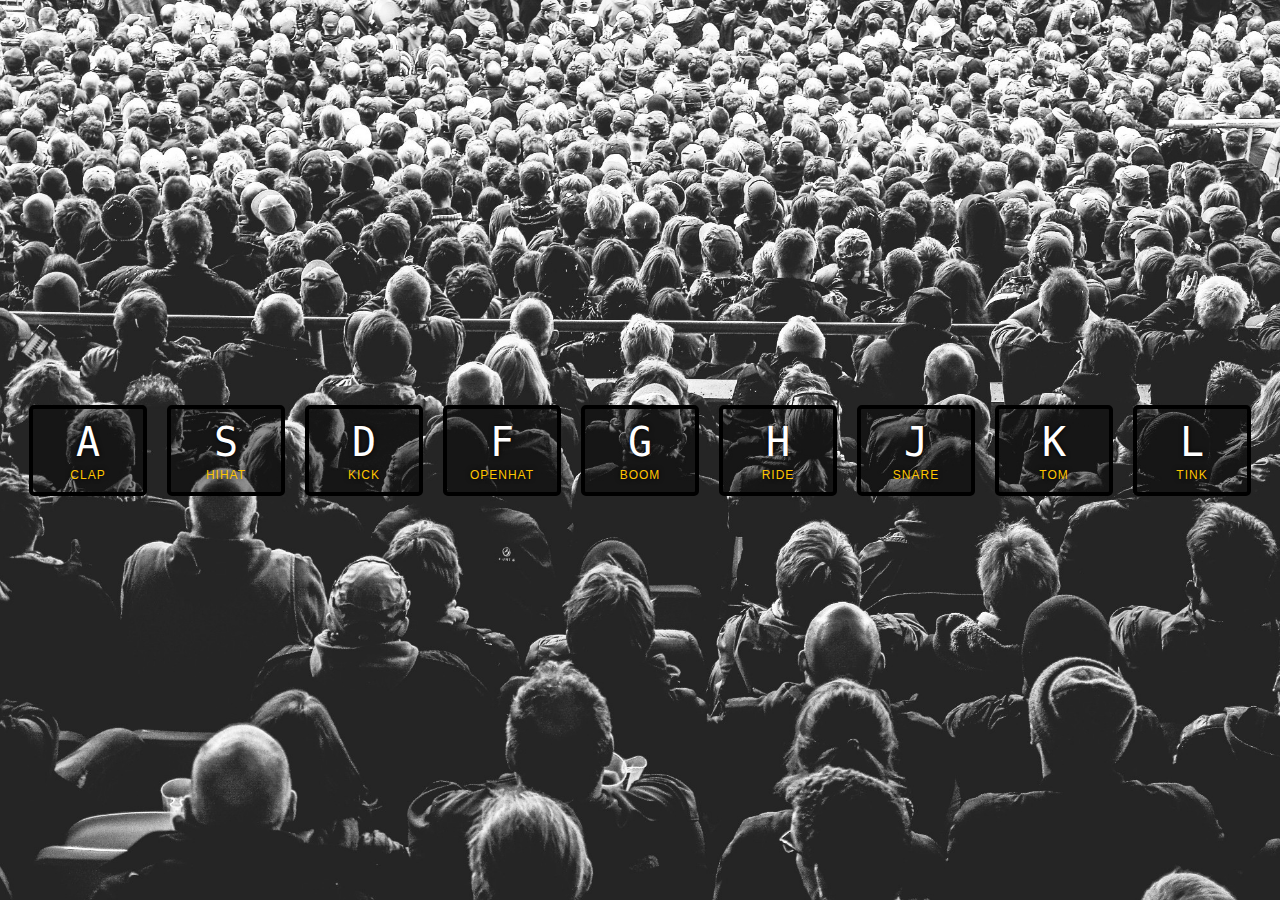
<file: 01-JS Drum Kit/index.html>
<!DOCTYPE html>
<html lang="en">
<head>
  <meta charset="UTF-8">
  <title>JS Drum Kit</title>
  <link rel="stylesheet" href="style.css">
  <link rel="icon" href="https://fav.farm/🔥" />
</head>
<body>


  <div class="keys">
    <div data-key="65" class="key">
      <kbd>A</kbd>
      <span class="sound">clap</span>
    </div>
    <div data-key="83" class="key">
      <kbd>S</kbd>
      <span class="sound">hihat</span>
    </div>
    <div data-key="68" class="key">
      <kbd>D</kbd>
      <span class="sound">kick</span>
    </div>
    <div data-key="70" class="key">
      <kbd>F</kbd>
      <span class="sound">openhat</span>
    </div>
    <div data-key="71" class="key">
      <kbd>G</kbd>
      <span class="sound">boom</span>
    </div>
    <div data-key="72" class="key">
      <kbd>H</kbd>
      <span class="sound">ride</span>
    </div>
    <div data-key="74" class="key">
      <kbd>J</kbd>
      <span class="sound">snare</span>
    </div>
    <div data-key="75" class="key">
      <kbd>K</kbd>
      <span class="sound">tom</span>
    </div>
    <div data-key="76" class="key">
      <kbd>L</kbd>
      <span class="sound">tink</span>
    </div>
  </div>

  <audio data-key="65" src="sounds/clap.wav"></audio>
  <audio data-key="83" src="sounds/hihat.wav"></audio>
  <audio data-key="68" src="sounds/kick.wav"></audio>
  <audio data-key="70" src="sounds/openhat.wav"></audio>
  <audio data-key="71" src="sounds/boom.wav"></audio>
  <audio data-key="72" src="sounds/ride.wav"></audio>
  <audio data-key="74" src="sounds/snare.wav"></audio>
  <audio data-key="75" src="sounds/tom.wav"></audio>
  <audio data-key="76" src="sounds/tink.wav"></audio>

<script>

  // play sound
  function playSound(event) {

    //selectors
    const audio = document.querySelector(`audio[data-key="${event.keyCode}"]`);
    const key = document.querySelector(`.key[data-key="${event.keyCode}"]`);

    if(!audio) return; // stops the fxn from running

    // playsound associated with key
    audio.currentTime = 0;// rewind to start if a key is repeatedly pressed
    audio.play();

    // update key styling when playing
    key.classList.add('playing');
  }; 


  // transition end event; remove class after new key is pressed
  function removeTransition(event) {
    if (event.propertyName !== 'transform') return; 
    this.classList.remove('playing'); //this will remove the class playing once transform time is completed
    // console.log(this) = is whatever was called against it so in our case the actual key
  }


  // select all keys and for each key, listen for event end
  const keys = document.querySelectorAll('.key');
  keys.forEach(key => key.addEventListener('transitionend', removeTransition));
  // event listener when a key is pressed
  window.addEventListener('keydown', playSound);

</script>


</body>
</html>
</file>
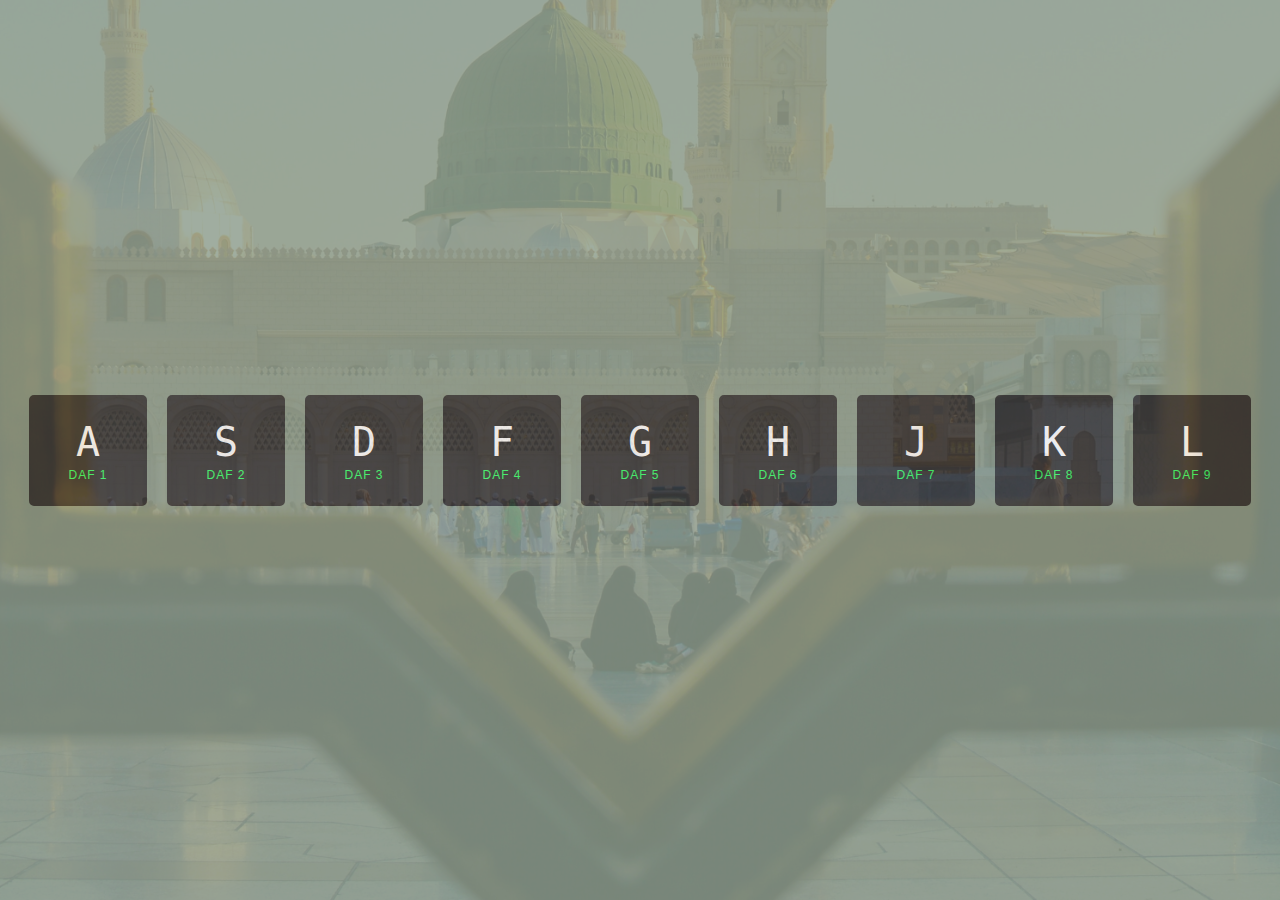
<file: 01-JS DuffKit/index.html>
<!DOCTYPE html>
<html lang="en">
<head>
  <meta charset="UTF-8">
  <title>JS Duff Kit</title>
  <link rel="stylesheet" href="style.css">
  <link rel="icon" href="https://fav.farm/🔥" />
</head>
<body>


  <div class="keys">
    <div data-key="65" class="key">
      <kbd>A</kbd>
      <span class="sound">Daf 1</span>
    </div>
    <div data-key="83" class="key">
      <kbd>S</kbd>
      <span class="sound">Daf 2</span>
    </div>
    <div data-key="68" class="key">
      <kbd>D</kbd>
      <span class="sound">Daf 3</span>
    </div>
    <div data-key="70" class="key">
      <kbd>F</kbd>
      <span class="sound">Daf 4</span>
    </div>
    <div data-key="71" class="key">
      <kbd>G</kbd>
      <span class="sound">Daf 5</span>
    </div>
    <div data-key="72" class="key">
      <kbd>H</kbd>
      <span class="sound">Daf 6</span>
    </div>
    <div data-key="74" class="key">
      <kbd>J</kbd>
      <span class="sound">Daf 7</span>
    </div>
    <div data-key="75" class="key">
      <kbd>K</kbd>
      <span class="sound">Daf 8</span>
    </div>
    <div data-key="76" class="key">
      <kbd>L</kbd>
      <span class="sound">Daf 9</span>
    </div>
  </div>
  
  <audio data-key="65" src="./sounds/duff1-js.wav"></audio>
  <audio data-key="83" src="./sounds/duff2-js.wav"></audio>
  <audio data-key="68" src="./sounds/duff6-js.wav"></audio>
  <audio data-key="70" src="./sounds/duff4-js.wav"></audio>
  <audio data-key="71" src="./sounds/duff5-js.wav"></audio>
  <audio data-key="72" src="./sounds/duff5a-js.wav"></audio>
  <audio data-key="74" src="./sounds/duff5b-js.wav"></audio>
  <audio data-key="75" src="./sounds/duff3-js.wav"></audio>
  <audio data-key="76" src="./sounds/duff8a-js.wav"></audio>

<script>

  // play sound
  function playSound(event) {

    //selectors
    const audio = document.querySelector(`audio[data-key="${event.keyCode}"]`);
    const key = document.querySelector(`.key[data-key="${event.keyCode}"]`);

    if(!audio) return; // stops the fxn from running

    // playsound associated with key
    audio.currentTime = 0;// rewind to start if a key is repeatedly pressed
    audio.play();

    // update key styling when playing
    key.classList.add('playing');
  }; 


  // transition end event; remove class after new key is pressed
  function removeTransition(event) {
    if (event.propertyName !== 'transform') return; 
    this.classList.remove('playing'); //this will remove the class playing once transform time is completed
    // console.log(this) = is whatever was called against it so in our case the actual key
  }


  // select all keys and for each key, listen for event end
  const keys = document.querySelectorAll('.key');
  keys.forEach(key => key.addEventListener('transitionend', removeTransition));
  // event listener when a key is pressed
  window.addEventListener('keydown', playSound);

</script>


</body>
</html>
</file>
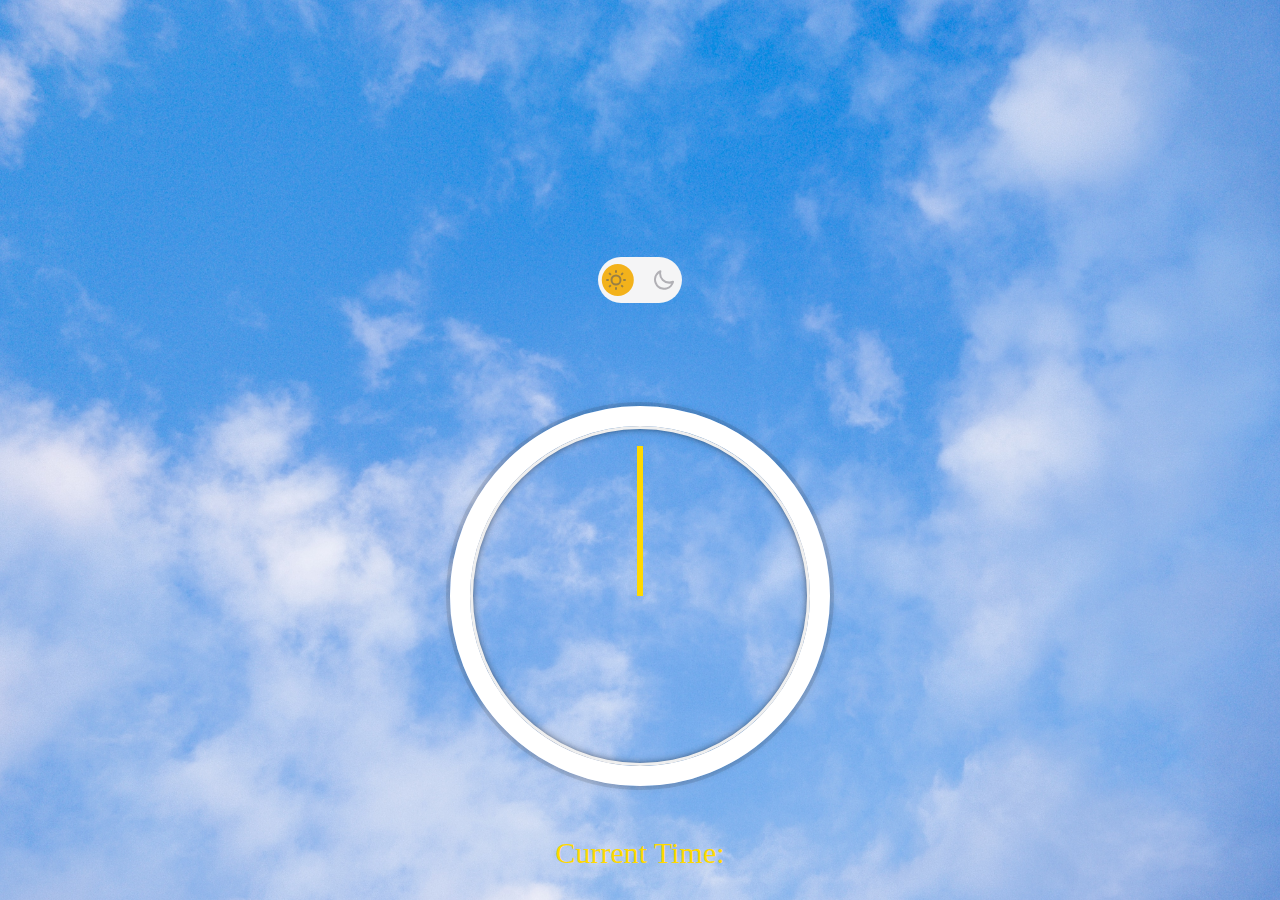
<file: 02-JS and CSS Clock/index.html>
<!DOCTYPE html>
<html lang="en" data-theme="light">
<head>
  <meta charset="UTF-8">
  <title>JS + CSS Clock</title>
  <link rel="icon" href="https://fav.farm/🔥" />
  <link rel="stylesheet" href="styles.css">
</head>
<body>

  <header>
    <div id="theme-switcher">
      <svg xmlns="http://www.w3.org/2000/svg" viewBox="0 0 24 24" fill="none" id="sun-icon"><path d="M5,12a1,1,0,0,0-1-1H3a1,1,0,0,0,0,2H4A1,1,0,0,0,5,12ZM5.64,17l-.71.71a1,1,0,0,0,0,1.41,1,1,0,0,0,1.41,0l.71-.71A1,1,0,0,0,5.64,17ZM12,5a1,1,0,0,0,1-1V3a1,1,0,0,0-2,0V4A1,1,0,0,0,12,5Zm5.66,2.34a1,1,0,0,0,.7-.29l.71-.71a1,1,0,1,0-1.41-1.41L17,5.64a1,1,0,0,0,0,1.41A1,1,0,0,0,17.66,7.34Zm-12-.29a1,1,0,0,0,.7.29,1,1,0,0,0,.71-.29,1,1,0,0,0,0-1.41l-.71-.71A1,1,0,0,0,4.93,6.34ZM21,11H20a1,1,0,0,0,0,2h1a1,1,0,0,0,0-2ZM18.36,17A1,1,0,0,0,17,18.36l.71.71a1,1,0,0,0,1.41,0,1,1,0,0,0,0-1.41ZM12,6.5A5.5,5.5,0,1,0,17.5,12,5.51,5.51,0,0,0,12,6.5Zm0,9A3.5,3.5,0,1,1,15.5,12,3.5,3.5,0,0,1,12,15.5ZM12,19a1,1,0,0,0-1,1v1a1,1,0,0,0,2,0V20A1,1,0,0,0,12,19Z"></path></svg>
      <svg xmlns="http://www.w3.org/2000/svg" viewBox="0 0 24 24" fill="none" id="moon-icon"><path d="M21.64,13a1,1,0,0,0-1.05-.14,8.05,8.05,0,0,1-3.37.73A8.15,8.15,0,0,1,9.08,5.49a8.59,8.59,0,0,1,.25-2A1,1,0,0,0,8,2.36,10.14,10.14,0,1,0,22,14.05,1,1,0,0,0,21.64,13Zm-9.5,6.69A8.14,8.14,0,0,1,7.08,5.22v.27A10.15,10.15,0,0,0,17.22,15.63a9.79,9.79,0,0,0,2.1-.22A8.11,8.11,0,0,1,12.14,19.73Z"></path></svg>
    </div>
  </header>

  <div class="time">
    <div class="clock">
      <div class="clock-face">
        <div class="hand hour-hand"></div>
        <div class="hand min-hand"></div>
        <div class="hand second-hand"></div>
      </div>
    </div>

    <p>Current Time: <span id="current-time"></span></p>
  </div>

  <script>
    // selectors
    // second hand
    const secondHand = document.querySelector('.second-hand');
    // minute hand
    const minHand = document.querySelector('.min-hand');
    //hour hand
    const hourHand = document.querySelector('.hour-hand');

    //create function for second hand
    function setDate() {
      // grab date
      const now = new Date();

      // grab the seconds
      const seconds = now.getSeconds();
      const secondsDegrees = ((seconds / 60) * 360) + 90;
      secondHand.style.transform = `rotate(${secondsDegrees}deg)`;

      // grab the minutes and figure out degrees
      const mins = now.getMinutes();
      const minsDegrees = ((mins / 60) * 360) + 90;
      minHand.style.transform = `rotate(${minsDegrees}deg)`

      const hour = now.getHours();
      const hourDegrees = ((hour / 12) * 360) + 90;
      hourHand.style.transform = `rotate(${hourDegrees}deg)`;

      // set time to HTML element
      let timeHour = now.getHours();
      let timeMinutes = (now.getMinutes()<10?'0':'') + now.getMinutes();
      let timeSeconds = (now.getSeconds()<10?'0':'') + now.getSeconds();
      let timeOfDay = (now.getHours()<13?' AM':' PM'); //this will print AM or PM
      let currentTime = timeHour + ":" + timeMinutes + ":" + timeSeconds + timeOfDay;
      // console.log(currentTime);
      document.getElementById("current-time").textContent = currentTime; //it will print on html page
    };

    setInterval(setDate, 1000);

    // function toggleFunction() {
    //   let element = document.body;
    //   element.classList.toggle("digital-mode");
    // }

    // fxn for theme switcher
    function switchTheme() {
      // get root element and data-theme value
      const rootElement = document.documentElement; //this refers to the html tag
      let currentTheme = rootElement.getAttribute('data-theme');
      let newTheme;

      // if statement- if theme = light then newTheme will be dark, else light
      newTheme = (currentTheme=== 'light') ? 'dark' : 'light';

      // set the new HTML attribute
      rootElement.setAttribute('data-theme', newTheme);
    }

    // event lister for theme switcher
    document.querySelector('#theme-switcher').addEventListener('click', switchTheme);

  </script>

</body>
</html>
</file>
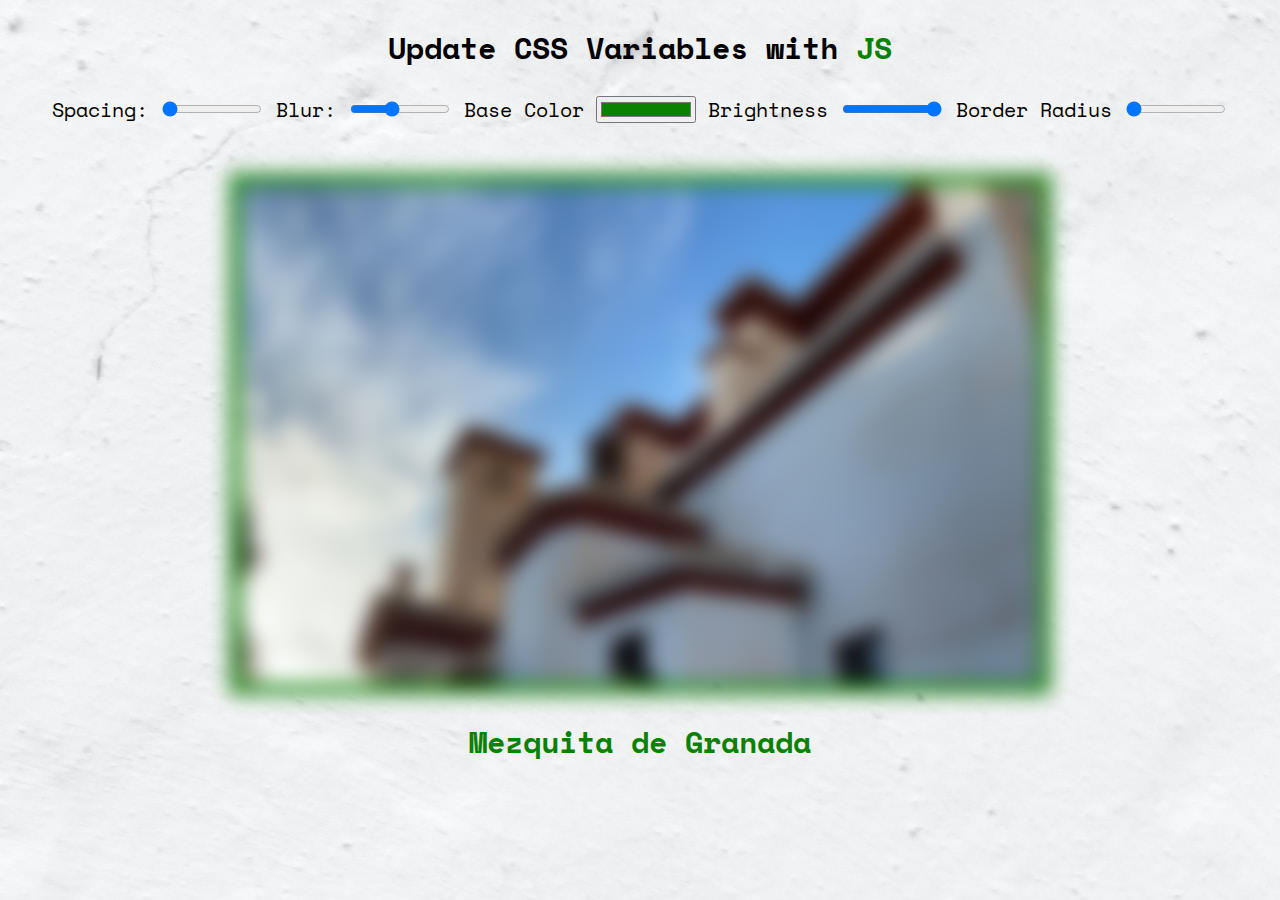
<file: 03- CSS Variables/index.html>
<!DOCTYPE html>
<html lang="en">
<head>
  <meta charset="UTF-8">
  <title>Scoped CSS Variables and JS</title>
  <link rel="icon" href="https://fav.farm/🔥" />
  <link rel="stylesheet" href="styles.css">
  <link href="https://fonts.googleapis.com/css2?family=Space+Mono:ital@0;1&display=swap" rel="stylesheet">
</head>
<body>
  <h2>Update CSS Variables with <span class='hl'>JS</span></h2>

  <div class="container">
    <div class="controls">
      <label for="spacing">Spacing:</label>
      <input id="spacing" type="range" name="spacing" min="10" max="200" value="10" data-sizing="px">

      <label for="blur">Blur:</label>
      <input id="blur" type="range" name="blur" min="0" max="25" value="10" data-sizing="px">

      <label for="base">Base Color</label>
      <input id="base" type="color" name="base" value="#0b8102">

      <label for="brightness">Brightness</label>
      <input id="brightness" type="range" name="brightness" value="100" data-sizing="%">

      <label for="border">Border Radius</label>
      <input id="border" type="range" name="border" value="0" data-sizing="px">
    </div>

    <img src="./assets/GranadaMosque_NadiaKasim.jpg" width="800" height="500">

    <h2 class="hl">Mezquita de Granada</h2>
  </div>

  <script>
    // select all inputs
    const inputs = document.querySelectorAll('.controls input');
    // this will return a Nodelist which differs from an array in which you cannot apply methods
    
    function handleUpdate() {
      // this will print the value that's changed so the value of the input that is changed (color, spacing or blur)
      // console.log(this.value);

      //this will print all of the data that we made up (in our case data-sizing so sizing) //this prints an object for us
      const suffix = this.dataset.sizing || ''; // in the case where we dont have a data set like with color, we want to append nothing or else it will return undefined at the end
      // console.log(suffix);

      // update the actual variable
      // console.log(this.name); // this prints the 'name' of the variables and in our case the ones with the name attribute: name, blur, spcaing
      // we want to change the variables to the chosen value so we append it
      document.documentElement.style.setProperty(`--${this.name}`, this.value + suffix) ;
    }

    // listen for a change event on each input
    inputs.forEach(input => input.addEventListener('change', handleUpdate));
    inputs.forEach(input => input.addEventListener('mousemove', handleUpdate)); //this will trigger value as I move as well
  
  </script>

</body>
</html>
</file>
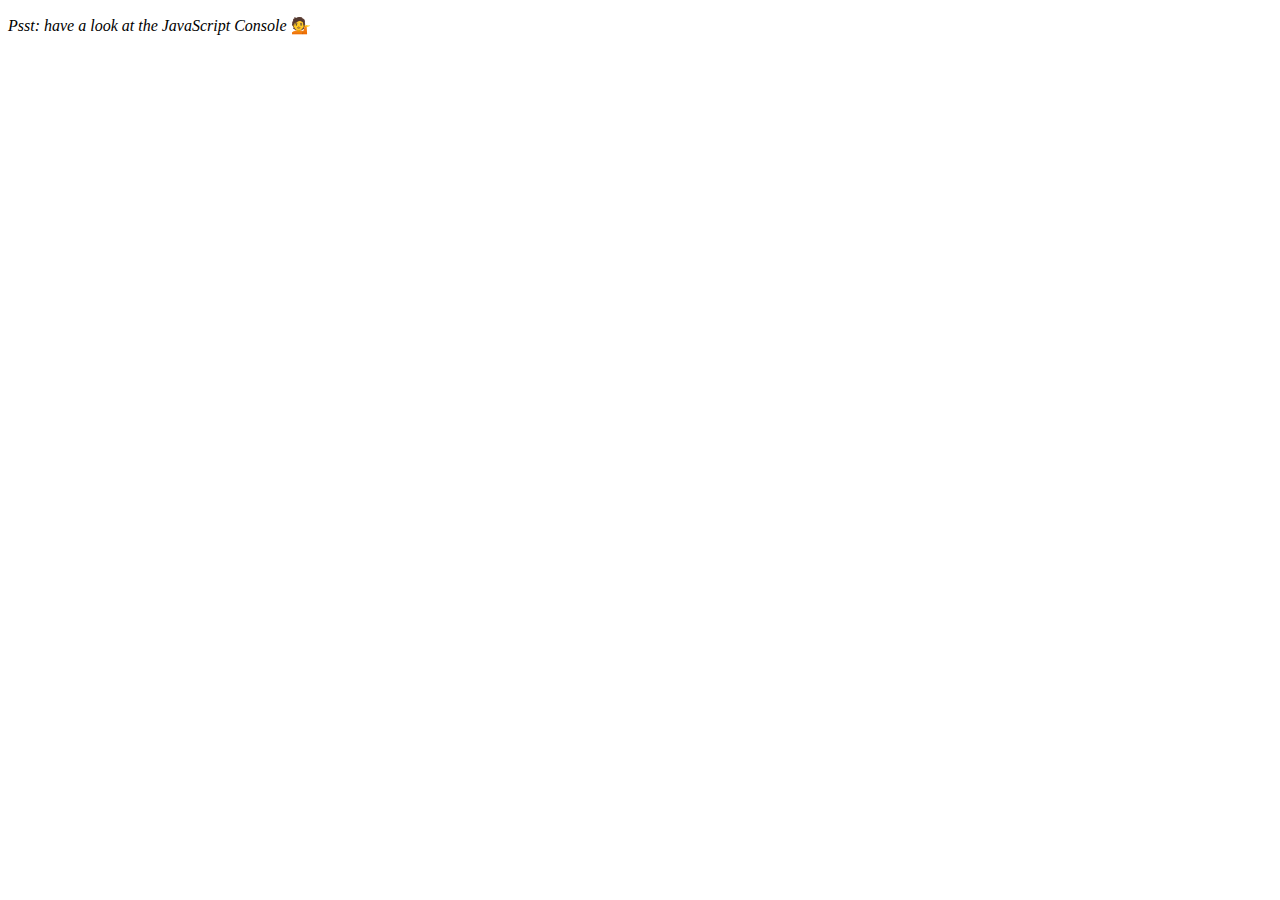
<file: 04 - Array Cardio Day 1/index.html>
<!DOCTYPE html>
<html lang="en">
<head>
  <meta charset="UTF-8">
  <title>Array Cardio 💪</title>
  <link rel="icon" href="https://fav.farm/🔥" />
</head>
<body>
  <p><em>Psst: have a look at the JavaScript Console</em> 💁</p>
  <script>
    // Get your shorts on - this is an array workout!
    // ## Array Cardio Day 1

    // Some data we can work with

    const inventors = [
      { first: 'Albert', last: 'Einstein', year: 1879, passed: 1955 },
      { first: 'Isaac', last: 'Newton', year: 1643, passed: 1727 },
      { first: 'Galileo', last: 'Galilei', year: 1564, passed: 1642 },
      { first: 'Marie', last: 'Curie', year: 1867, passed: 1934 },
      { first: 'Johannes', last: 'Kepler', year: 1571, passed: 1630 },
      { first: 'Nicolaus', last: 'Copernicus', year: 1473, passed: 1543 },
      { first: 'Max', last: 'Planck', year: 1858, passed: 1947 },
      { first: 'Katherine', last: 'Blodgett', year: 1898, passed: 1979 },
      { first: 'Ada', last: 'Lovelace', year: 1815, passed: 1852 },
      { first: 'Sarah E.', last: 'Goode', year: 1855, passed: 1905 },
      { first: 'Lise', last: 'Meitner', year: 1878, passed: 1968 },
      { first: 'Hanna', last: 'Hammarström', year: 1829, passed: 1909 }
    ];

    const people = [
      'Bernhard, Sandra', 'Bethea, Erin', 'Becker, Carl', 'Bentsen, Lloyd', 'Beckett, Samuel', 'Blake, William', 'Berger, Ric', 'Beddoes, Mick', 'Beethoven, Ludwig',
      'Belloc, Hilaire', 'Begin, Menachem', 'Bellow, Saul', 'Benchley, Robert', 'Blair, Robert', 'Benenson, Peter', 'Benjamin, Walter', 'Berlin, Irving',
      'Benn, Tony', 'Benson, Leana', 'Bent, Silas', 'Berle, Milton', 'Berry, Halle', 'Biko, Steve', 'Beck, Glenn', 'Bergman, Ingmar', 'Black, Elk', 'Berio, Luciano',
      'Berne, Eric', 'Berra, Yogi', 'Berry, Wendell', 'Bevan, Aneurin', 'Ben-Gurion, David', 'Bevel, Ken', 'Biden, Joseph', 'Bennington, Chester', 'Bierce, Ambrose',
      'Billings, Josh', 'Birrell, Augustine', 'Blair, Tony', 'Beecher, Henry', 'Biondo, Frank'
    ];
    
    // Array.prototype.filter()
    // 1. Filter the list of inventors for those who were born in the 1500's
    const inventorsList = inventors.filter(inventor => inventor.year >= 1500 && inventor.year < 1600); 
    // console.table(inventorsList); 

    // Array.prototype.map()
    // 2. Give us an array of the inventors first and last names
    const fullNames = inventors.map(inventor => inventor.first + ' ' + inventor.last);
    // or can return `${inventor.first} {inventor.last}`
    // console.table(fullNames);

    // Array.prototype.sort()
    // 3. Sort the inventors by birthdate, oldest to youngest
    const inventorsBirthdate = inventors.sort((first, second) => first.year > second.year ? 1 : -1);
    // console.table(inventorsBirthdate);
    
    // Array.prototype.reduce()
    // 4. How many years did all the inventors live all together?
    //gives us a running total and the inventor
    const totalYears = inventors.reduce((total, inventor) => { 
      return total + (inventor.passed - inventor.year); //, and from that, it gives us the total (from before), and number of years that the inventor lived
    }, 0); //we need this as the initial value to add everything to

    // console.log(totalYears);

    // 5. Sort the inventors by years lived
    const oldestInventor = inventors.sort(function (first, second) {
      const firstInventor = first.passed - first.year;
      const secondInventor = second.passed - second.year;
      return firstInventor > secondInventor ? 1 : -1;
    });

    // console.table(oldestInventor);

    // 6. create a list of Boulevards in Paris that contain 'de' anywhere in the name
    // https://en.wikipedia.org/wiki/Category:Boulevards_in_Paris

    // first we need to get each item using DOM
    // we need to find out which category each one is in
    // const category = document.querySelector('.mw-category');
    
    // // find and select the links within each category
    // // const links = category.querySelectorAll('a'); //returns every single link as a Nodelist on the page
    // // need to turn links into an array two ways:
    // const links = Array.from(category.querySelectorAll('a')); // OR const links = [...category.querySelectorAll('a')];

    // // convert list of names into strings
  

    // // then filter list to only include 'de' names
    // const deNames = links
    //                   .map(link => link.textContent) 
    //                   .filter(blvd => blvd.includes('de'));

    // 7. sort Exercise
    // Sort the people alphabetically by last name
    const sorted = people.sort((firstPerson, secondPerson) => {
      // we want to separate the first and last names and what they have in common are the comma and space
      const [firstPersonLastName, firstPersonFirstName] = firstPerson.split(', ');
      const [secondPersonLastName, secondPersonFirstName] = secondPerson.split(', ');
      // by doing the above and reconstructing we keep the original values with a comma insetad of converting it all into a bunch of arrays
      return firstPersonLastName > secondPersonLastName ? 1 : -1;
    });
    // console.log(sorted);

    // 8. Reduce Exercise
    // Sum up the instances of each of these
    const data = ['car', 'car', 'truck', 'truck', 'bike', 'walk', 'car', 'van', 'bike', 'walk', 'car', 'van', 'car', 'truck' ];
    // tally all repeated instances

    const transportation = data.reduce((object, item) => {
      // console.log(item);

      //first we have an empty object
      // loop over each item
      
      // we need to check if an instance exists 
      if (!object[item]) {
        object[item] = 0; //this will set the initial pair to 0
      } 

      //then we increment item
      object[item]++; // what this does if we have item (e.g. walk = 0) then it will increment it to 1
      

      return object; //at the end we want to return object with all instances
    }, {});// initialize value object - want it to be empty and not hardcoded
    console.log(transportation);


  </script>
</body>
</html>
</file>
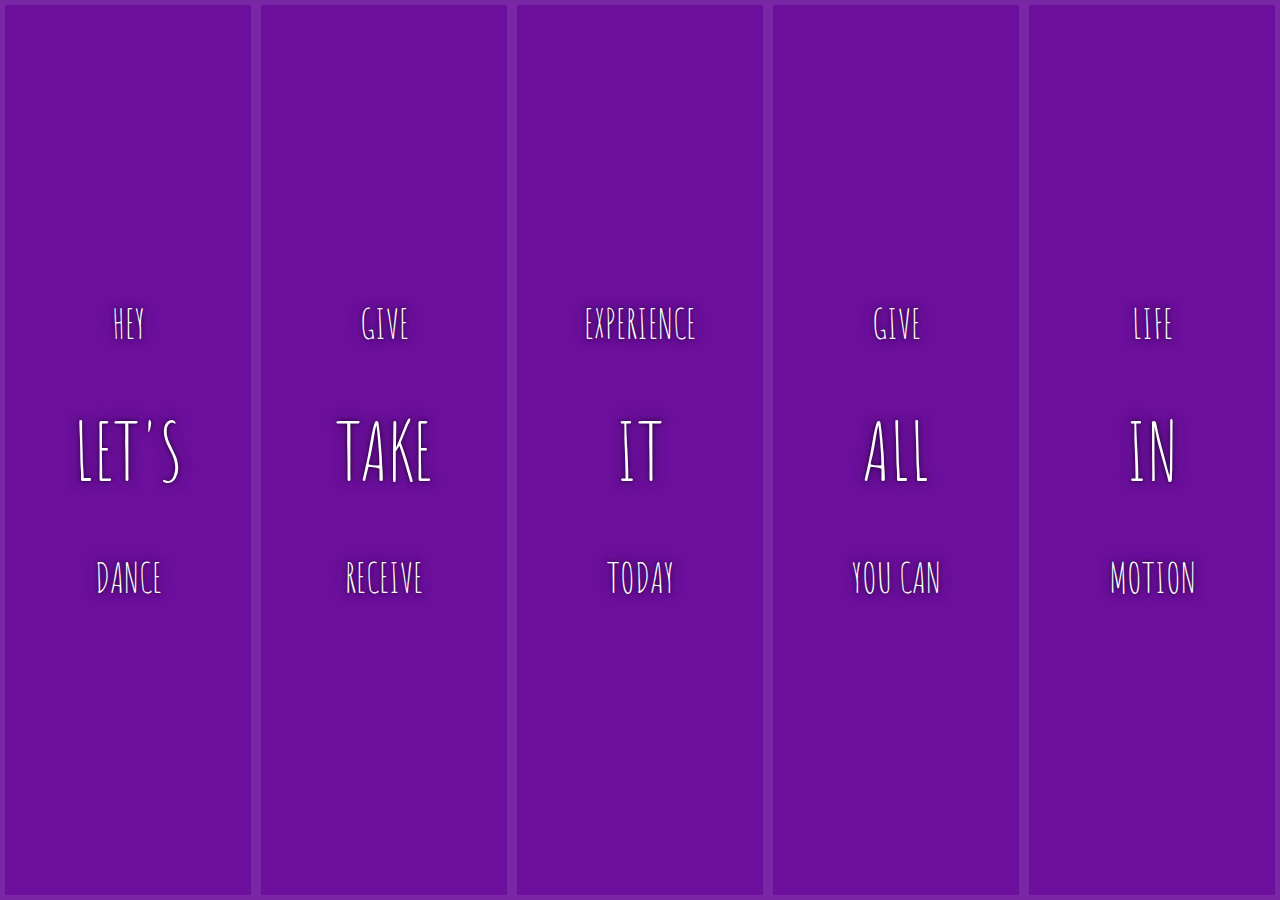
<file: 05 - Flex Panel Gallery/index.html>
<!DOCTYPE html>
<html lang="en">
<head>
  <meta charset="UTF-8">
  <title>Flex Panels 💪</title>
  <link href='https://fonts.googleapis.com/css?family=Amatic+SC' rel='stylesheet' type='text/css'>
  <link rel="icon" href="https://fav.farm/🔥" />
  <link rel="stylesheet" href="./styles.css">
</head>
<body>
  <div class="panels">
    <div class="panel panel1">
      <p>Hey</p>
      <p>Let's</p>
      <p>Dance</p>
    </div>
    <div class="panel panel2">
      <p>Give</p>
      <p>Take</p>
      <p>Receive</p>
    </div>
    <div class="panel panel3">
      <p>Experience</p>
      <p>It</p>
      <p>Today</p>
    </div>
    <div class="panel panel4">
      <p>Give</p>
      <p>All</p>
      <p>You can</p>
    </div>
    <div class="panel panel5">
      <p>Life</p>
      <p>In</p>
      <p>Motion</p>
    </div>
  </div>

  <script>
    // when panels clicked, adding and removing of spacing
    const panels = document.querySelectorAll('.panel'); // returns node list

    // function that will toggle the 'on/open' class
    function toggleOpenPanel() {
      console.log('Hello')
      this.classList.toggle('open');
    };

    // function that will listen for transitionend
    // there will be multiple transitionend events
    function toggleActive(event) {
      console.log('event.propertyName')
    };

    // on each panel we will listen for click on each of them then run toggle function
    panels.forEach(panel => panel.addEventListener('click', toggleOpenPanel));
    //  listen for an event end event
    panels.forEach(panel => panel.addEventListener('transitionend', toggleActive));
    
  </script>



</body>
</html>
</file>
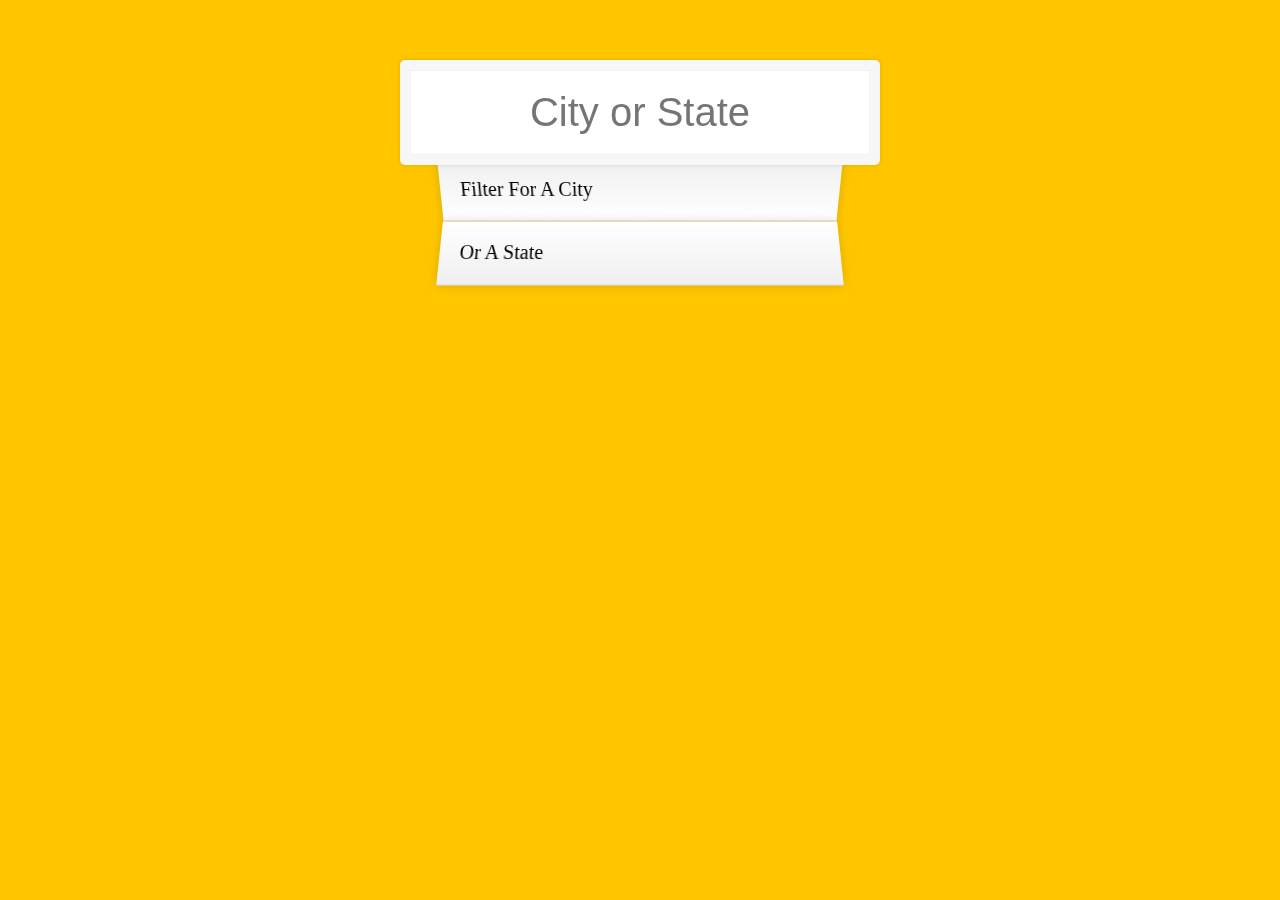
<file: 06 - Type Ahead/index.html>
<!DOCTYPE html>
<html lang="en">
<head>
  <meta charset="UTF-8">
  <title>Type Ahead 👀</title>
  <link rel="stylesheet" href="style.css">
  <link rel="icon" href="https://fav.farm/🔥" />
</head>
<body>

  <form class="search-form">
    <input type="text" class="search" placeholder="City or State">
    <ul class="suggestions">
      <li>Filter for a city</li>
      <li>or a state</li>
    </ul>
  </form>
<script>
const endpoint = 'https://gist.githubusercontent.com/Miserlou/c5cd8364bf9b2420bb29/raw/2bf258763cdddd704f8ffd3ea9a3e81d25e2c6f6/cities.json';

</script>
</body>
</html>
</file>
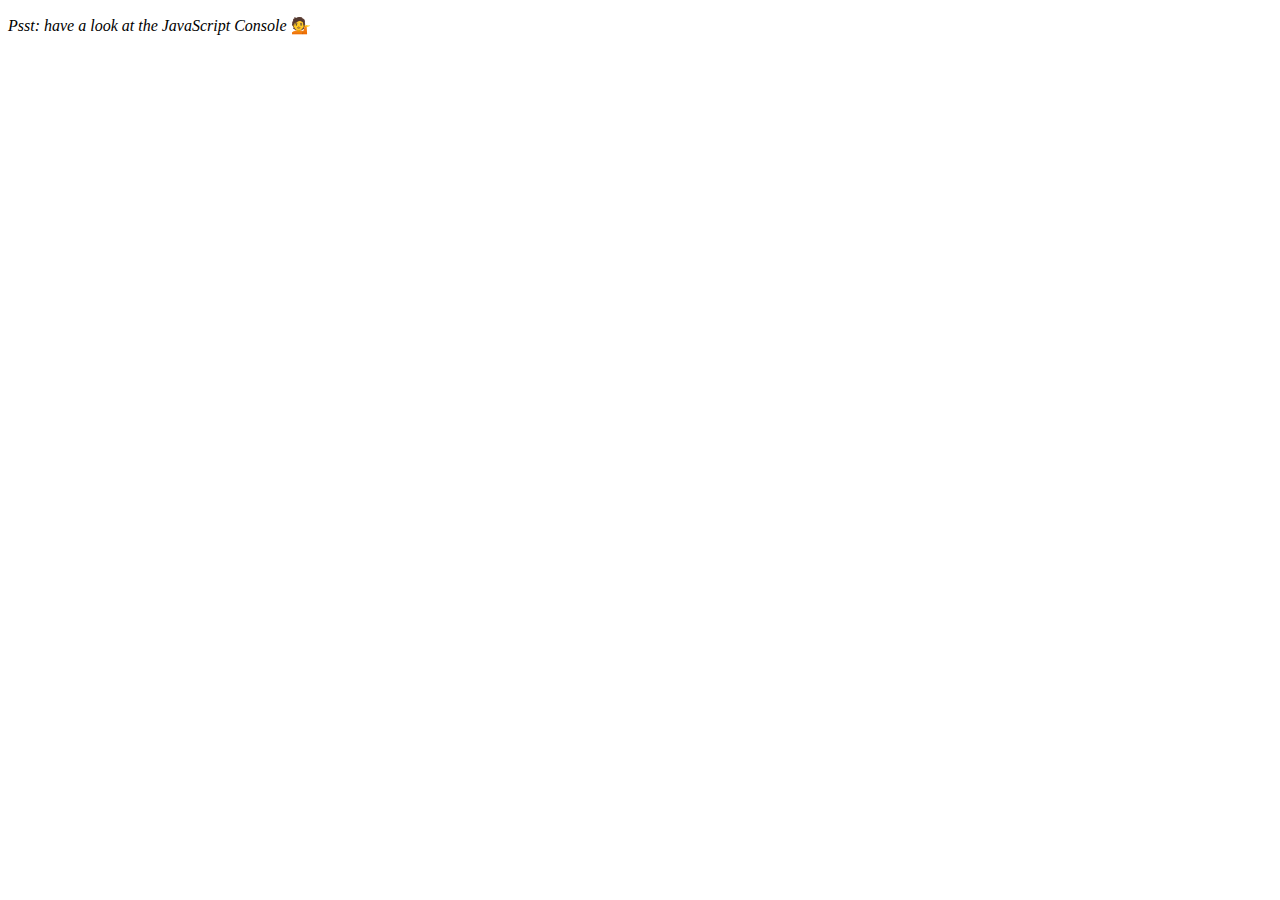
<file: 07 - Array Cardio Day 2/index.html>
<!DOCTYPE html>
<html lang="en">
<head>
  <meta charset="UTF-8">
  <title>Array Cardio 💪💪</title>
  <link rel="icon" href="https://fav.farm/🔥" />
</head>
<body>
  <p><em>Psst: have a look at the JavaScript Console</em> 💁</p>
  <script>
    // ## Array Cardio Day 2

    const people = [
      { name: 'Wes', year: 1988 },
      { name: 'Kait', year: 1986 },
      { name: 'Irv', year: 1970 },
      { name: 'Lux', year: 2015 }
    ];

    const comments = [
      { text: 'Love this!', id: 523423 },
      { text: 'Super good', id: 823423 },
      { text: 'You are the best', id: 2039842 },
      { text: 'Ramen is my fav food ever', id: 123523 },
      { text: 'Nice Nice Nice!', id: 542328 }
    ];

    // Some and Every Checks
    // Array.prototype.some() // is at least one person 19 or older?
    const isNineteen = people.some(person => ((new Date()).getFullYear() - person.year >= 19));
    console.log({isNineteen}); //should return true since someone is 19


    // Array.prototype.every() // is everyone 19 or older?
    const allAdults = people.every(person => ((new Date()).getFullYear() - person.year >= 19));
    console.log({allAdults}); //should return true since someone is 19

    // Array.prototype.find() // find the comment with the ID of 823423
    const specId = comments.find(comment => comment.id === 823423);
    console.log({specId});
    
    // Array.prototype.findIndex() 
    //find the comment with ID 823423
    const findIndex = comments.findIndex(comment => comment.id === 823423);
    console.log(findIndex); //will return 1 since it is the second item
    //delete the comment with the ID of 823423
    // METHOD 1:
    // comments.splice(findIndex, 1); //// splice --> start position and how many to do
    // console.table(comments);

    // METHOD 2: create new array with new comments - new in redux world
    const newComments = [
      ...comments.slice(0, findIndex),
      ...comments.slice(findIndex + 1)
    ]
    console.table(newComments);

  </script>
</body>
</html>
</file>
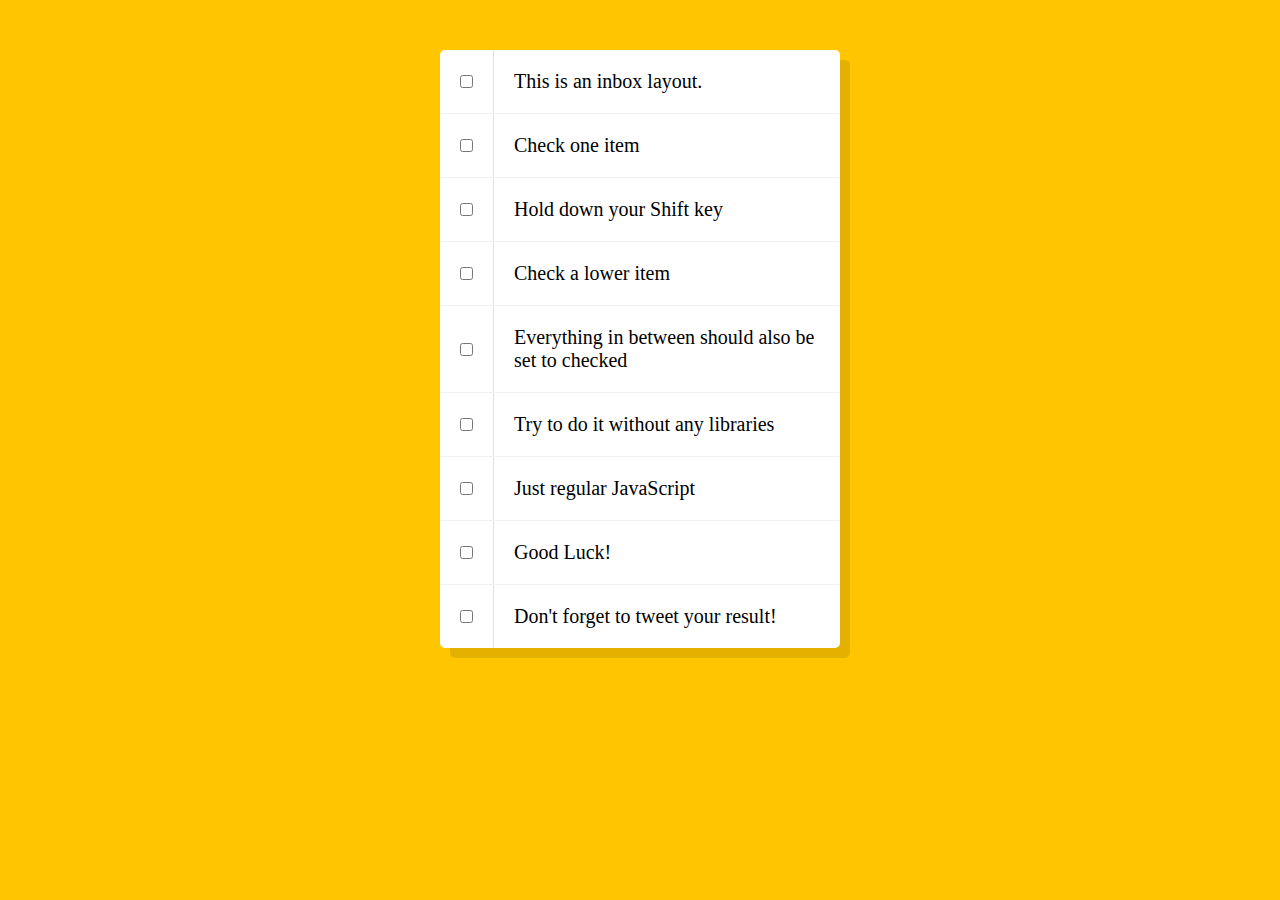
<file: 10 - Hold Shift and Check Checkboxes/index.html>
<!DOCTYPE html>
<html lang="en">
<head>
  <meta charset="UTF-8">
  <title>Hold Shift to Check Multiple Checkboxes</title>
  <link rel="icon" href="https://fav.farm/🔥" />
</head>
<body>
  <style>

    html {
      font-family: sans-serif;
      background: #ffc600;
    }

    .inbox {
      max-width: 400px;
      margin: 50px auto;
      background: white;
      border-radius: 5px;
      box-shadow: 10px 10px 0 rgba(0,0,0,0.1);
    }

    .item {
      display: flex;
      align-items: center;
      border-bottom: 1px solid #F1F1F1;
    }

    .item:last-child {
      border-bottom: 0;
    }

    input:checked + p {
      background: #F9F9F9;
      text-decoration: line-through;
    }

    input[type="checkbox"] {
      margin: 20px;
    }

    p {
      margin: 0;
      padding: 20px;
      transition: background 0.2s;
      flex: 1;
      font-family:'helvetica neue';
      font-size: 20px;
      font-weight: 200;
      border-left: 1px solid #D1E2FF;
    }
  </style>
   <!--
   The following is a common layout you would see in an email client.

   When a user clicks a checkbox, holds Shift, and then clicks another checkbox a few rows down, all the checkboxes inbetween those two checkboxes should be checked.

  -->
  <div class="inbox">
    <div class="item">
      <input type="checkbox">
      <p>This is an inbox layout.</p>
    </div>
    <div class="item">
      <input type="checkbox">
      <p>Check one item</p>
    </div>
    <div class="item">
      <input type="checkbox">
      <p>Hold down your Shift key</p>
    </div>
    <div class="item">
      <input type="checkbox">
      <p>Check a lower item</p>
    </div>
    <div class="item">
      <input type="checkbox">
      <p>Everything in between should also be set to checked</p>
    </div>
    <div class="item">
      <input type="checkbox">
      <p>Try to do it without any libraries</p>
    </div>
    <div class="item">
      <input type="checkbox">
      <p>Just regular JavaScript</p>
    </div>
    <div class="item">
      <input type="checkbox">
      <p>Good Luck!</p>
    </div>
    <div class="item">
      <input type="checkbox">
      <p>Don't forget to tweet your result!</p>
    </div>
  </div>

<script>
</script>
</body>
</html>
</file>
<file: 01-JS Drum Kit/style.css>
html {
  font-size: 10px;
  background: url('./background.jpg') bottom center;
  background-size: cover;
}

body,html {
  margin: 0;
  padding: 0;
  font-family: sans-serif;
}

.keys {
  display: flex;
  flex: 1;
  min-height: 100vh;
  align-items: center;
  justify-content: center;
}

.key {
  border: .4rem solid black;
  border-radius: .5rem;
  margin: 1rem;
  font-size: 1.5rem;
  padding: 1rem .5rem;
  transition: all .07s ease;
  width: 10rem;
  text-align: center;
  color: white;
  background: rgba(0,0,0,0.4);
  text-shadow: 0 0 .5rem black;
}

.playing {
  transform: scale(1.1);
  border-color: #ffc600;
  box-shadow: 0 0 1rem #ffc600;
}

kbd {
  display: block;
  font-size: 4rem;
}

.sound {
  font-size: 1.2rem;
  text-transform: uppercase;
  letter-spacing: .1rem;
  color: #ffc600;
}
</file>
<file: 01-JS DuffKit/style.css>
:root {
  --color: #47cc2d;
  --color2: #00ff40;
  --background: rgb(108, 128, 107);
}
html {
  font-size: 10px;
  background: url('./background.jpeg') bottom center;
  background-size: cover;
}

body,html {
  margin: 0;
  padding: 0;
  font-family: sans-serif;
  background-color: var(--background);
  opacity: 80%;
}

.keys {
  display: flex;
  flex: 1;
  min-height: 100vh;
  align-items: center;
  justify-content: center;
}

.key {
  border: .4rem solid black;
  border-radius: .5rem;
  margin: 1rem;
  font-size: 1.5rem;
  padding: 2rem .5rem;
  transition: all .07s ease;
  width: 10rem;
  text-align: center;
  color: white;
  background: rgba(0,0,0);
  text-shadow: 0 0 .5rem black;
}

.playing {
  transform: scale(1.6);
  border-color: var(--color);
  box-shadow: 0 0 1rem var(--color);
}

kbd {
  display: block;
  font-size: 4rem;
}

.sound {
  font-size: 1.2rem;
  text-transform: uppercase;
  letter-spacing: .1rem;
  color: var(--color2);
}
</file>
<file: 02-JS and CSS Clock/styles.css>
/* will only be used when html theme is light */
:root[data-theme="light"] {
  --page-bg: #018DED url(./docs/blue-sky-bg.jpeg);

  --toggle-bg: #F5F5F6;
  --toggle-btn: #f3b21b;
  --toggle-btn-pos: 0.38rem;
  --sun-color: #997f44;
  --moon-color: #B1B0B5;

  --clock-hands: #ffd900;
}

:root[data-theme="dark"] {
  --page-bg: #00101b url(./docs/night-sky-bg.jpeg);

  --toggle-bg: #1d1c23;
  --toggle-btn: #7190FF;
  --toggle-btn-pos: 4.8rem;
  --sun-color: #B1B0B5;
  --moon-color: #fefeff;

  --clock-hands: #a600ff;
}

:root {
  --clock-border: white;
  --default-transition: color .3s ease-in-out, background-color .3s ease-in-out, border-color .3s ease-in-out, fill .3s ease-in-out, transform .3s ease-in-out;
}

html {
  background: var(--page-bg);
  background-size: cover;
  font-family: 'helvetica neue';
  font-weight: 500;
  text-align: center;
  font-size: 10px;
}

body {
  margin: 0;
  font-size: 2rem;
  display: flex;
  flex: 1;
  min-height: 100vh;
  align-items: center;
  flex-direction: column;
  align-content: space-around;
  justify-content: flex-end;
}

header {
	display: flex;
	justify-content: space-between;
	align-items: center;
	margin-bottom: 5.33rem;
}

p {
  color: var(--clock-hands);
  font-size: 3rem;
}

#theme-switcher {
  background-color: var(--toggle-bg);
  border-radius: 50px;
  display: flex;
  align-items: center;
  gap: 24px;
  cursor: pointer;
  width: 72px;
  height: 34px;
  padding: 6px;
  position: relative;
  transform: var(--default-transition);
}

#theme-switcher::before {
  position: absolute;
  content: '';
  width: 3.2rem;
  height: 3.2rem;
  background-color:var(--toggle-btn);
  border-radius: 50px;
  z-index: 0;
  left: 0;
  transform: translateX(var(--toggle-btn-pos));
  transition: var(--default-transition);
}

#theme-switcher svg {
  z-index: 1;
  transition: var(--default-transition);
}

#sun-icon {
  fill: var(--sun-color);
}

#moon-icon {
  fill: var(--moon-color);
}

/* .digital-mode {
  background: #001624;
  color: white;
} */

.clock {
  width: 30rem;
  height: 30rem;
  border: 20px solid var(--clock-border);
  border-radius: 50%;
  margin: 50px auto;
  position: relative;
  padding: 2rem;
  box-shadow:
    0 0 0 4px rgba(0,0,0,0.1),
    inset 0 0 0 3px #EFEFEF,
    inset 0 0 10px black,
    0 0 10px rgba(0,0,0,0.2);
}

.clock-face {
  position: relative;
  width: 100%;
  height: 100%;
  transform: translateY(-3px); /* account for the height of the clock hands */
}

.hand {
  width: 50%;
  height: 6px;
  background: var(--clock-hands);
  position: absolute;
  top: 50%;
  transform-origin: 100%; /*default is 50%*/
  /* default for elements is block (left to right)*/
  transform: rotate(90deg); /*to make sure it rotates like a clock hand*/
  /* styling to make the hand tick */
  /*transition: all 0.05s; */ /*removed this to prevent the jerking motion when second hand goes back to 0 (or in our case 90 degrees*/
  transition-timing-function: cubic-bezier(0.1, 2.7, 0.22, 0.57);
}
</file>
<file: 03- CSS Variables/styles.css>
:root {
  --base: #0b8102;
  --spacing: 10px;
  --blur: 10px;
  --brightness: 100%;
  --border: 0px;
}

img {
  padding: var(--spacing);
  background: var(--base);
  filter: blur(var(--blur)) brightness(var(--brightness));
  border-radius: var(--border);
}

.hl {
  color: var(--base);
}

body {
  text-align: center;
  background-image: url("./assets/background.jpeg");
  color: rgb(0, 0, 0);
  font-family: 'Space Mono', 'helvetica neue', sans-serif;
  font-weight: 100;
  font-size: 20px;
}

.container {
  display: flex;
  flex-direction: column;
  align-items: center;
  flex-wrap: wrap;
  justify-content: center;
}

.controls {
  margin-bottom: 50px;
}

input {
  width: 100px;
}
</file>
<file: 05 - Flex Panel Gallery/styles.css>
html {
  box-sizing: border-box;
  background: #ffc600;
  font-family: 'helvetica neue';
  font-size: 20px;
  font-weight: 200;
}

body {
  margin: 0;
}

*, *:before, *:after {
  box-sizing: inherit;
}

.panels {
  min-height: 100vh;
  overflow: hidden;
  /* we want panels to display side by side */
  display: flex;
}

.panel {
  background: #6B0F9C;
  box-shadow: inset 0 0 0 5px rgba(255,255,255,0.1);
  color: white;
  text-align: center;
  align-items: center;
  /* Safari transitionend event.propertyName === flex */
  /* Chrome + FF transitionend event.propertyName === flex-grow */
  transition:
    font-size 0.7s cubic-bezier(0.61,-0.19, 0.7,-0.11),
    flex 0.7s cubic-bezier(0.61,-0.19, 0.7,-0.11),
    background 0.2s;
  font-size: 20px;
  background-size: cover;
  background-position: center;
  /* each panel is as big as the words- this will distribute extra space amongst each other */
  flex: 1;
  justify-content: center; /* this centers text left to right */
  /* nest flexbox */
  display: flex;
  /* we want items to stack on top of each */
  flex-direction: column;
}

.panel1 { background-image:url(https://source.unsplash.com/gYl-UtwNg_I/1500x1500); }
.panel2 { background-image:url(https://source.unsplash.com/rFKUFzjPYiQ/1500x1500); }
.panel3 { background-image:url(https://images.unsplash.com/photo-1465188162913-8fb5709d6d57?ixlib=rb-0.3.5&q=80&fm=jpg&crop=faces&cs=tinysrgb&w=1500&h=1500&fit=crop&s=967e8a713a4e395260793fc8c802901d); }
.panel4 { background-image:url(https://source.unsplash.com/ITjiVXcwVng/1500x1500); }
.panel5 { background-image:url(https://source.unsplash.com/3MNzGlQM7qs/1500x1500); }

/* Flex Children */
.panel > * {
  margin: 0;
  width: 100%;
  transition: transform 0.5s;
  flex: 1px 0 auto; /* want each item/text to take up one third of the panel */
  display: flex;
  justify-content: center;
  align-items: center;
}

/* we want to move the text at the top row all the way up */
.panel > *:first-child { transform: translateY(-100%); }
/* when we turn off the transform, and give any panel a class called 'open active' and move to 0 */
.panel.open-active > *:first-child { transform: translateY(0); }
/* we want to move the text at the bottom row all the way down */
.panel > *:last-child { transform: translateY(100%); }
/* when we turn off the transform, and give any panel a class called 'open active' and move to 0 */
.panel.open-active > *:last-child { transform: translateY(0); }


.panel p {
  text-transform: uppercase;
  font-family: 'Amatic SC', cursive;
  text-shadow: 0 0 4px rgba(0, 0, 0, 0.72), 0 0 14px rgba(0, 0, 0, 0.45);
  font-size: 2em;
}

.panel p:nth-child(2) {
  font-size: 4em;
}

/* when panel has class open */
.panel.open {
  flex: 5; /*this means that it will take five times the amount of room as the rest of the items and it transitions as per the transiiton in the panel styling*/
  font-size: 40px;
}
</file>
<file: 06 - Type Ahead/style.css>
html {
  box-sizing: border-box;
  background: #ffc600;
  font-family: 'helvetica neue';
  font-size: 20px;
  font-weight: 200;
}

*, *:before, *:after {
  box-sizing: inherit;
}

input {
  width: 100%;
  padding: 20px;
}

.search-form {
  max-width: 400px;
  margin: 50px auto;
}

input.search {
  margin: 0;
  text-align: center;
  outline: 0;
  border: 10px solid #F7F7F7;
  width: 120%;
  left: -10%;
  position: relative;
  top: 10px;
  z-index: 2;
  border-radius: 5px;
  font-size: 40px;
  box-shadow: 0 0 5px rgba(0, 0, 0, 0.12), inset 0 0 2px rgba(0, 0, 0, 0.19);
}

.suggestions {
  margin: 0;
  padding: 0;
  position: relative;
  /*perspective: 20px;*/
}

.suggestions li {
  background: white;
  list-style: none;
  border-bottom: 1px solid #D8D8D8;
  box-shadow: 0 0 10px rgba(0, 0, 0, 0.14);
  margin: 0;
  padding: 20px;
  transition: background 0.2s;
  display: flex;
  justify-content: space-between;
  text-transform: capitalize;
}

.suggestions li:nth-child(even) {
  transform: perspective(100px) rotateX(3deg) translateY(2px) scale(1.001);
  background: linear-gradient(to bottom,  #ffffff 0%,#EFEFEF 100%);
}

.suggestions li:nth-child(odd) {
  transform: perspective(100px) rotateX(-3deg) translateY(3px);
  background: linear-gradient(to top,  #ffffff 0%,#EFEFEF 100%);
}

span.population {
  font-size: 15px;
}

.hl {
  background: #ffc600;
}
</file>
